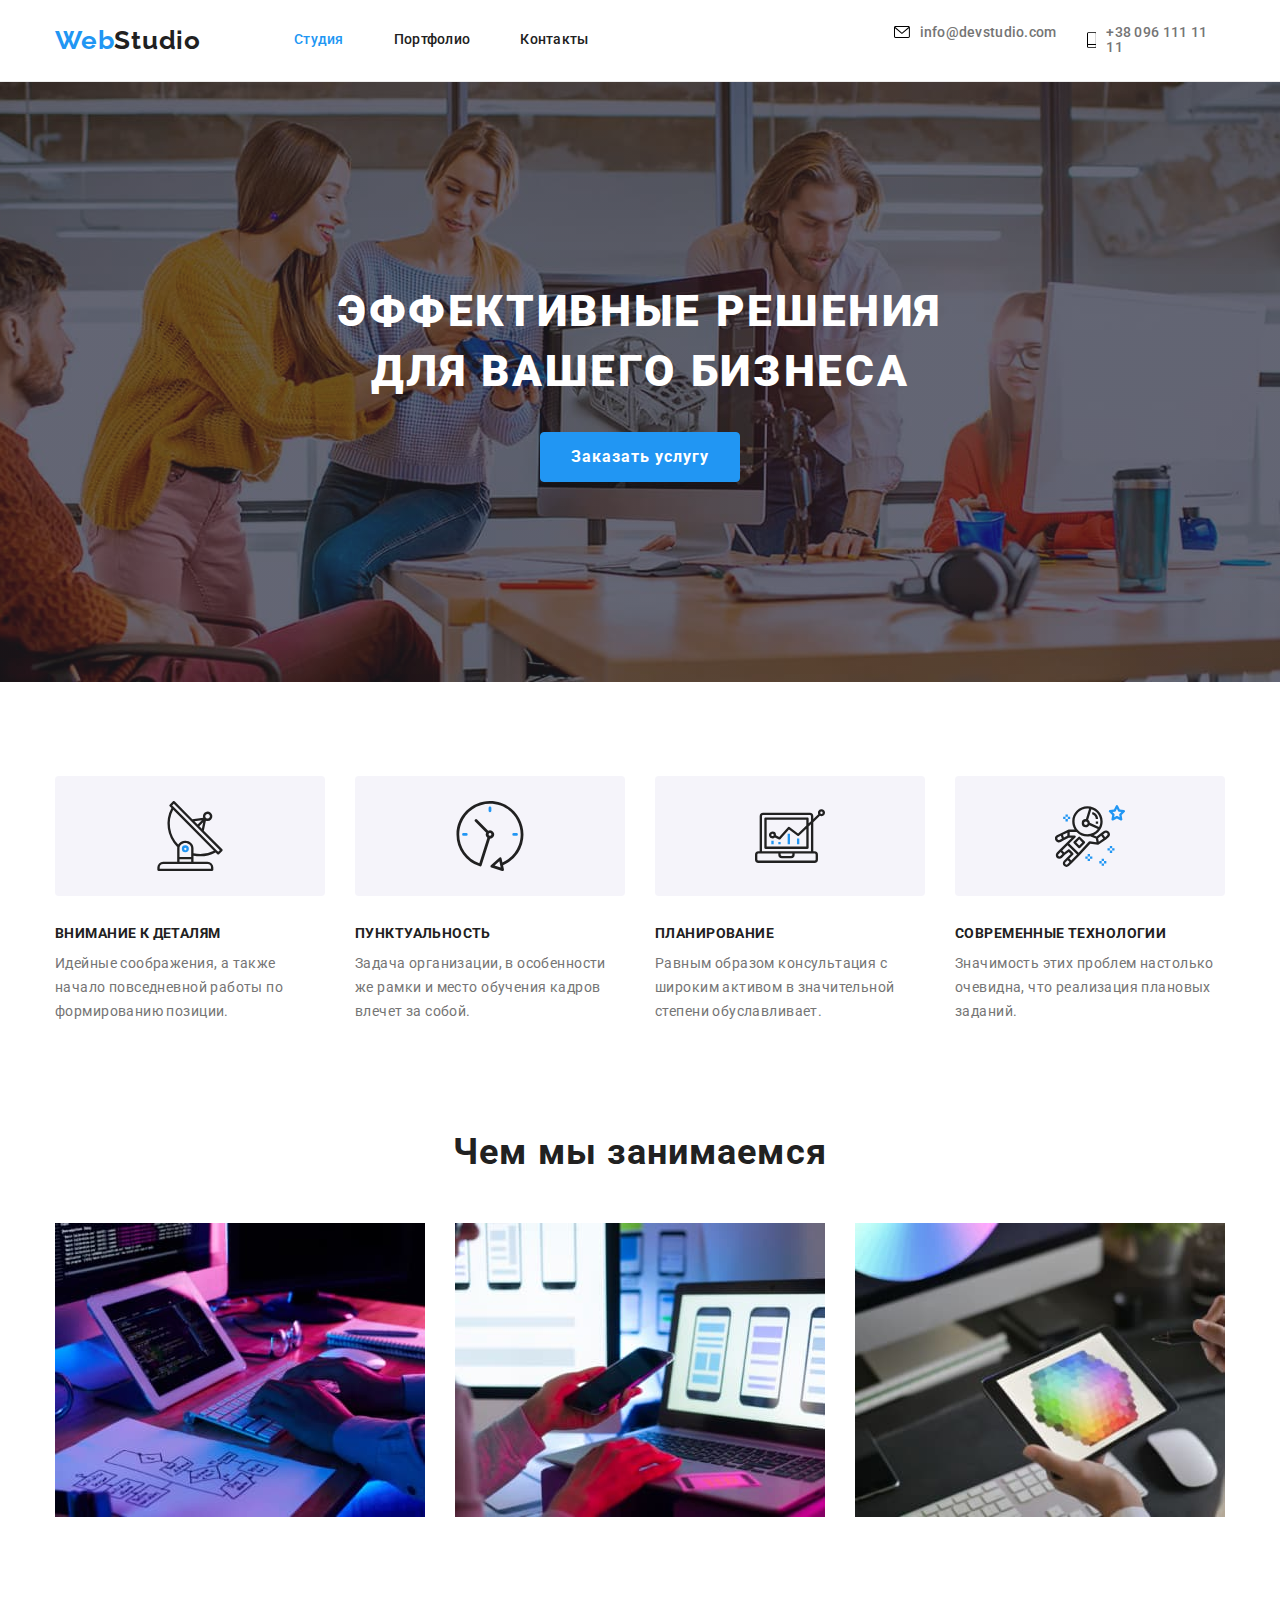
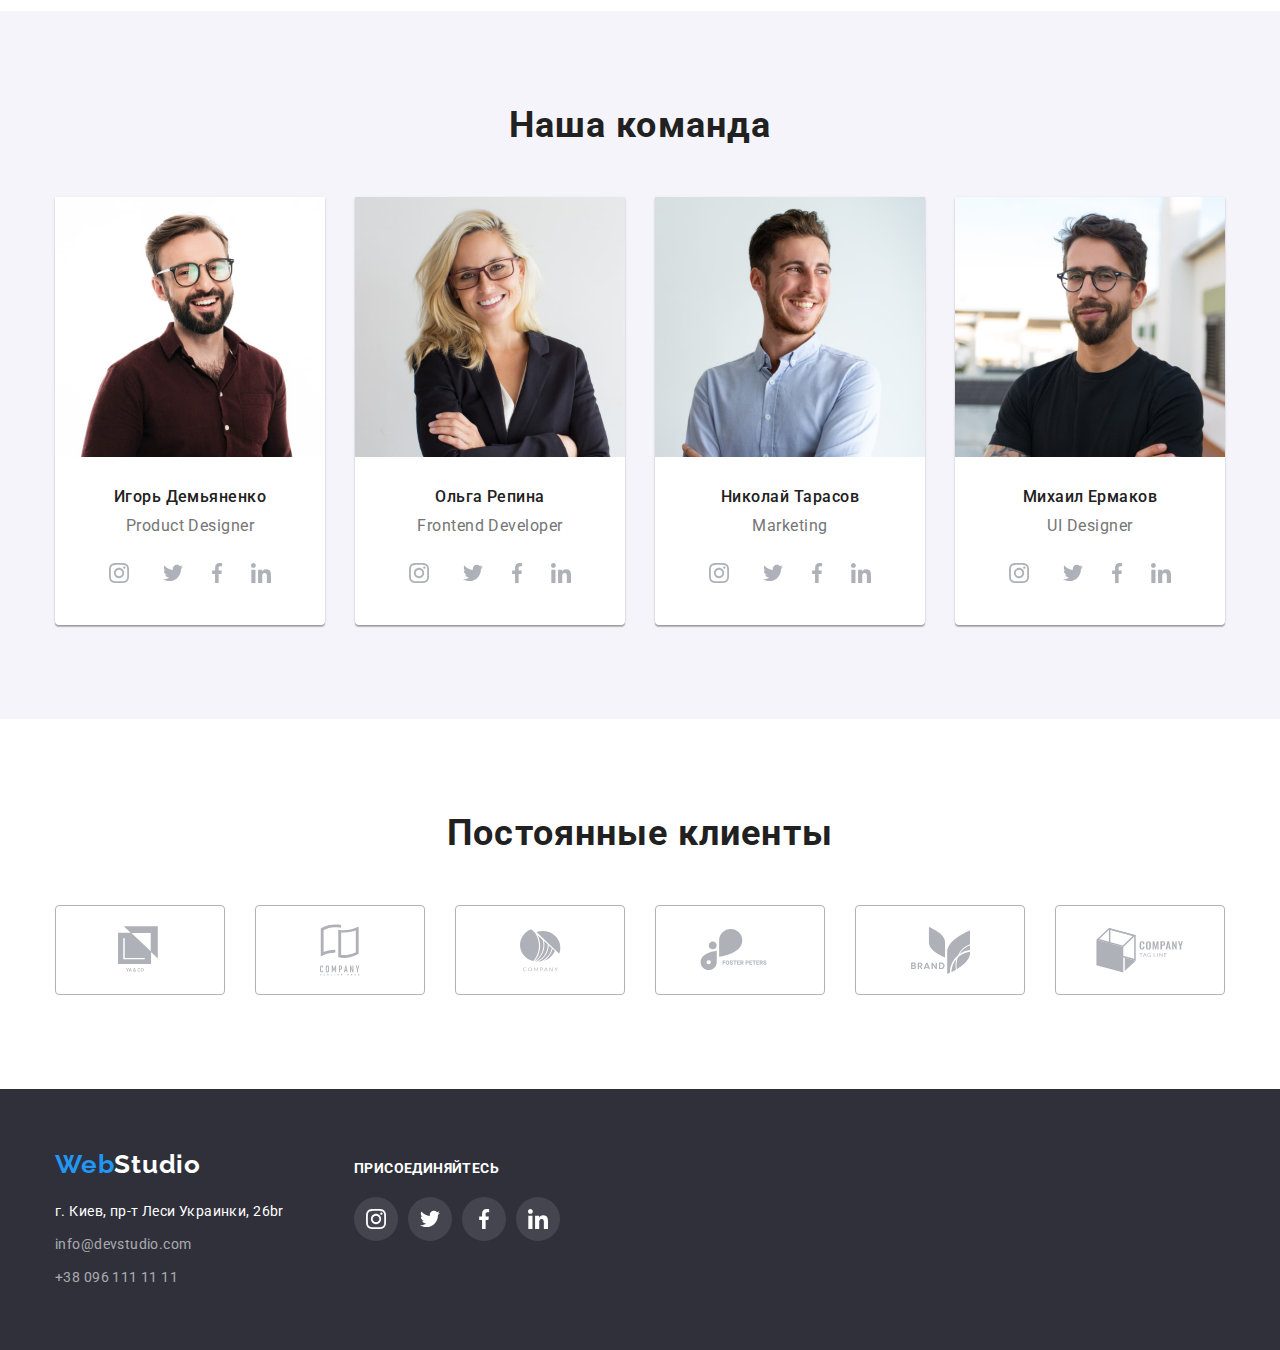
<file: index.html>
<!DOCTYPE html>
<html lang="ru">
  <head>
    <meta charset="UTF-8" />
    <meta name="viewport" content="width=device-width, initial-scale=1.0" />
    <title>Studio</title>
    <link rel="stylesheet" href="https://cdnjs.cloudflare.com/ajax/libs/modern-normalize/1.0.0/modern-normalize.min.css" integrity="sha512-ISS7cAi1PEhQ8jnbJpJZMd29NlhNj4AWYyLOSp2CE/CsHxTCu+r+t0D2yoJudVrd0/8fTVPUVDzY5Tvli75u/g==" crossorigin="anonymous" />
    <link rel="preconnect" href="https://fonts.gstatic.com">
    <link href="https://fonts.googleapis.com/css2?family=Raleway:wght@700&family=Roboto:wght@400;500;700;900&display=swap" rel="stylesheet">
    <link rel="stylesheet" href="./CSS/styles.css" />
  </head>
  <body>

    <!-- Шапка сайта -->

    <header class="header">
      <div class="container header-container">
        <div class="nav-container">
          <a class="header-logo" href="./index.html"><span class="web">Web</span>Studio</a>
          <nav class="nav">
            <ul class="nav-list menu">
              <li class="nav-item">
                <a class="link current" href="./index.html">Студия</a>
              </li>
              <li class="nav-item">
                <a class="link" href="./portfolio.html">Портфолио</a>
              </li>
              <li class="nav-item">
                <a class="link" href="#">Контакты</a>
              </li>
            </ul>
          </nav>
          <ul class="nav-list">
            <li class="mail-phone">
              <a class="link-mail" href="mailto:info@devstudio.com">
              <svg class="icon-mail" width="16" height="12">
                <use href="./images/symbol-defs.svg#icon-mail"></use>
              </svg>
              info@devstudio.com
              </a>
            </li>
            <li class="nav-item">
              <a class="link-phone" href="tel:+380961111111">
                <svg class="icon-phone" width="10" height="16">
                  <use href="./images/symbol-defs.svg#icon-phone"></use>
                </svg>
                +38 096 111 11 11
              </a>
            </li>
          </ul>
        </div>
      </div>
    </header>
    <main>

      <!-- Герой -->

      <section class="hero hero-overlay">
        <div class="container hero-container">
          <h1 class="hero-title">Эффективные решения<br>для вашего бизнеса</h1> 
          <button class="button">Заказать услугу</button>
        </div>
      </section>

      <!-- Особенности -->

      <section class="section section-features">
        <div class="container features-container">
          <h2 class="features-title visually-hidden">Особенности</h2>
          <ul class="features-list">
            <li class="features-item icon-antena">
              <h3 class="features-title-item">Внимание к деталям</h3>
              <p class="features-text">
                Идейные соображения, а также начало повседневной работы по
                формированию позиции.
              </p>
            </li>
            <li class="features-item icon-clock">
              <h3 class="features-title-item">Пунктуальность</h3>
              <p class="features-text">
                Задача организации, в особенности же рамки и место обучения кадров
                влечет за собой.
              </p>
            </li>
            <li class="features-item icon-diagram">
              <h3 class="features-title-item">Планирование</h3>
              <p class="features-text">
                Равным образом консультация с широким активом в значительной
                степени обуславливает.
              </p>
            </li>
            <li class="features-item icon-astronaut">
              <h3 class="features-title-item">Современные технологии</h3>
              <p class="features-text">
                Значимость этих проблем настолько очевидна, что реализация
                плановых заданий.
              </p>
            </li>
          </ul>
        </div>
      </section>

      <!-- Преимущества -->

      <section class="section section-advantages">
        <div class="container advantages-container">
          <h2 class="advantages-title">Чем мы занимаемся</h2>
          <ul class="advantages-list">
            <li class="advantages-item">
              <img
                src="./images/studio/advantages/code-layout.jpg"
                alt="Верстка"
                width="370"
                height="294"
              />
            </li>
            <li class="advantages-item">
              <img
                src="./images/studio/advantages/mobile-applications.jpg"
                alt="Мобильные приложения"
                width="370"
                height="294"
              />
            </li>
            <li class="advantages-item">
              <img
                src="./images/studio/advantages/design.jpg"
                alt="Дизайн"
                width="370"
                height="294"
              />
            </li>
          </ul>
        </div>
      </section>

      <!-- Команда -->

      <section class="section section-team">
        <div class="container team-container">
          <h2 class="team-title">Наша команда</h2>
          <ul class="team-list">
            <li class="team-item">
              <img
                src="./images/studio/team/Product-Designer1.jpg"
                alt="Игорь Демьяненко"
                width="270"
                height="260"
              />
              <div class="info-worker">
                <h3 class="photo-title">Игорь Демьяненко</h3>
                <p class="photo-text">Product Designer</p>
                <ul class="socials-list">
                  <li class="socials-item">
                    <a class="socials-link" href="www.instagram.com">
                      <svg class="socials-icon" width="20" height="20">
                        <use href="./images/symbol-defs.svg#icon-instagram"></use>
                      </svg>
                    </a>
                  </li>
                  <li>
                    <a class="socials-link" href="https://twitter.com">
                      <svg class="socials-icon" width="20" height="20">
                        <use href="./images/symbol-defs.svg#icon-twitter"></use>
                      </svg>
                    </a>
                  </li>
                  <li>
                    <a class="socials-link" href="https://facebook.com">
                      <svg class="socials-icon" width="20" height="20">
                        <use href="./images/symbol-defs.svg#icon-facebook"></use>
                      </svg>
                    </a>
                  </li>
                  <li>
                    <a class="socials-link" href="https://linkedin.com">
                      <svg class="socials-icon" width="20" height="20">
                        <use href="./images/symbol-defs.svg#icon-linkedin"></use>
                      </svg>
                    </a>
                  </li>
                </ul>
              </div>
            </li>
            <li class="team-item">
              <img
                src="./images/studio/team/Frontend-Developer2.jpg"
                alt="Ольга Репина"
                width="270"
                height="260"
              />
              <div class="info-worker">
                <h3 class="photo-title">Ольга Репина</h3>
                <p class="photo-text">Frontend Developer</p>
                <ul class="socials-list">
                  <li class="socials-item">
                    <a class="socials-link" href="www.instagram.com">
                      <svg class="socials-icon" width="20" height="20">
                        <use href="./images/symbol-defs.svg#icon-instagram"></use>
                      </svg>
                    </a>
                  </li>
                  <li>
                    <a class="socials-link" href="https://twitter.com">
                      <svg class="socials-icon" width="20" height="20">
                        <use href="./images/symbol-defs.svg#icon-twitter"></use>
                      </svg>
                    </a>
                  </li>
                  <li>
                    <a class="socials-link" href="https://facebook.com">
                      <svg class="socials-icon" width="20" height="20">
                        <use href="./images/symbol-defs.svg#icon-facebook"></use>
                      </svg>
                    </a>
                  </li>
                  <li>
                    <a class="socials-link" href="https://linkedin.com">
                      <svg class="socials-icon" width="20" height="20">
                        <use href="./images/symbol-defs.svg#icon-linkedin"></use>
                      </svg>
                    </a>
                  </li>
                </ul>
              </div>
            </li>
            <li class="team-item">
              <img
                src="./images/studio/team/Marketing3.jpg"
                alt="Николай Тарасов"
                width="270"
                height="260"
              />
              <div class="info-worker">
                <h3 class="photo-title">Николай Тарасов</h3>
                <p class="photo-text">Marketing</p>
                <ul class="socials-list">
                  <li class="socials-item">
                    <a class="socials-link" href="www.instagram.com">
                      <svg class="socials-icon" width="20" height="20">
                        <use href="./images/symbol-defs.svg#icon-instagram"></use>
                      </svg>
                    </a>
                  </li>
                  <li>
                    <a class="socials-link" href="https://twitter.com">
                      <svg class="socials-icon" width="20" height="20">
                        <use href="./images/symbol-defs.svg#icon-twitter"></use>
                      </svg>
                    </a>
                  </li>
                  <li>
                    <a class="socials-link" href="https://facebook.com">
                      <svg class="socials-icon" width="20" height="20">
                        <use href="./images/symbol-defs.svg#icon-facebook"></use>
                      </svg>
                    </a>
                  </li>
                  <li>
                    <a class="socials-link" href="https://linkedin.com">
                      <svg class="socials-icon" width="20" height="20">
                        <use href="./images/symbol-defs.svg#icon-linkedin"></use>
                      </svg>
                    </a>
                  </li>
                </ul>
              </div>
            </li>
            <li class="team-item">
              <img
                src="./images/studio/team/UI-Designer4.jpg"
                alt="Михаил Ермаков"
                width="270"
                height="260"
              />
              <div class="info-worker">
                <h3 class="photo-title">Михаил Ермаков</h3>
                <p class="photo-text">UI Designer</p>
                <ul class="socials-list">
                  <li class="socials-item">
                    <a class="socials-link" href="www.instagram.com">
                      <svg class="socials-icon" width="20" height="20">
                        <use href="./images/symbol-defs.svg#icon-instagram"></use>
                      </svg>
                    </a>
                  </li>
                  <li>
                    <a class="socials-link" href="https://twitter.com">
                      <svg class="socials-icon" width="20" height="20">
                        <use href="./images/symbol-defs.svg#icon-twitter"></use>
                      </svg>
                    </a>
                  </li>
                  <li>
                    <a class="socials-link" href="https://facebook.com">
                      <svg class="socials-icon" width="20" height="20">
                        <use href="./images/symbol-defs.svg#icon-facebook"></use>
                      </svg>
                    </a>
                  </li>
                  <li>
                    <a class="socials-link" href="https://linkedin.com">
                      <svg class="socials-icon" width="20" height="20">
                        <use href="./images/symbol-defs.svg#icon-linkedin"></use>
                      </svg>
                    </a>
                  </li>
                </ul>
              </div>
            </li>
          </ul>
        </div>
      </section>
    </main>

    <!-- Постоянные клиенты -->

    <section class="section clients-section">
      <div class="container clients-container">
        <h2 class="clients-title">Постоянные клиенты</h2>
        <ul class="clients-list">
          <li class="clients-item">
            <a class="clients-logo" href="">
              <svg class="logo-icon" width="44" height="49">
                <use href="./images/symbol-defs.svg#icon-logo-1"></use>
              </svg>
            </a>
          </li>
          <li class="clients-item">
            <a class="clients-logo" href="">
              <svg class="logo-icon" width="40" height="52">
                <use href="./images/symbol-defs.svg#icon-logo-2"></use>
              </svg>
            </a>
          </li>
          <li class="clients-item">
            <a class="clients-logo" href="">
              <svg class="logo-icon" width="41" height="43">
                <use href="./images/symbol-defs.svg#icon-logo-3"></use>
              </svg>
            </a>
          </li>
          <li class="clients-item">
            <a class="clients-logo" href="">
              <svg class="logo-icon" width="80" height="42">
                <use href="./images/symbol-defs.svg#icon-logo-4"></use>
              </svg>
            </a>
          </li>
          <li class="clients-item">
            <a class="clients-logo" href="">
              <svg class="logo-icon" width="59" height="47">
                <use href="./images/symbol-defs.svg#icon-logo-5"></use>
              </svg>
            </a>
          </li>
          <li class="clients-item">
            <a class="clients-logo" href="">
              <svg class="logo-icon" width="88" height="45">
                <use href="./images/symbol-defs.svg#icon-logo-6"></use>
              </svg>
            </a>
          </li>
        </ul>
      </div>
    </section>


    <!-- Футер -->
    <footer class="footer">
      <div class="container footer-container">
        <div class="footer-contacts">
          <a class="footer-logo" href="./index.html">
            <span class="web">Web</span><span class="logo-white">Studio</span>
          </a>
          <address class="address">
            г. Киев, пр-т Леси Украинки, 26br <br />
            <a class="footer-link" href="mailto:info@devstudio.com">info@devstudio.com</a><br />
            <a class="footer-link" href="tel:+380961111111">+38 096 111 11 11</a>
          </address>
        </div>
        <div class="footer-socials">
          <h2 class="footer-title">Присоединяйтесь</h2>
          <ul class="socials-list-footer">
            <li class="socials-item-footer">
              <a class="socials-link-footer" href="www.instagram.com">
                <svg class="socials-icon-footer" width="20" height="20">
                  <use href="./images/symbol-defs.svg#icon-instagram"></use>
                </svg>
              </a>
            </li>
            <li class="socials-item-footer">
              <a class="socials-link-footer" href="https://twitter.com">
                <svg class="socials-icon-footer" width="20" height="20">
                  <use href="./images/symbol-defs.svg#icon-twitter"></use>
                </svg>
              </a>
            </li>
            <li class="socials-item-footer">
              <a class="socials-link-footer" href="https://facebook.com">
                <svg class="socials-icon-footer" width="20" height="20">
                  <use href="./images/symbol-defs.svg#icon-facebook"></use>
                </svg>
              </a>
            </li>
            <li class="socials-item-footer">
              <a class="socials-link-footer" href="https://linkedin.com">
                <svg class="socials-icon-footer" width="20" height="20">
                  <use href="./images/symbol-defs.svg#icon-linkedin"></use>
                </svg>
              </a>
            </li>
          </ul>
        </div>
      </div>
    </footer>
  </body>
</html>
</file>
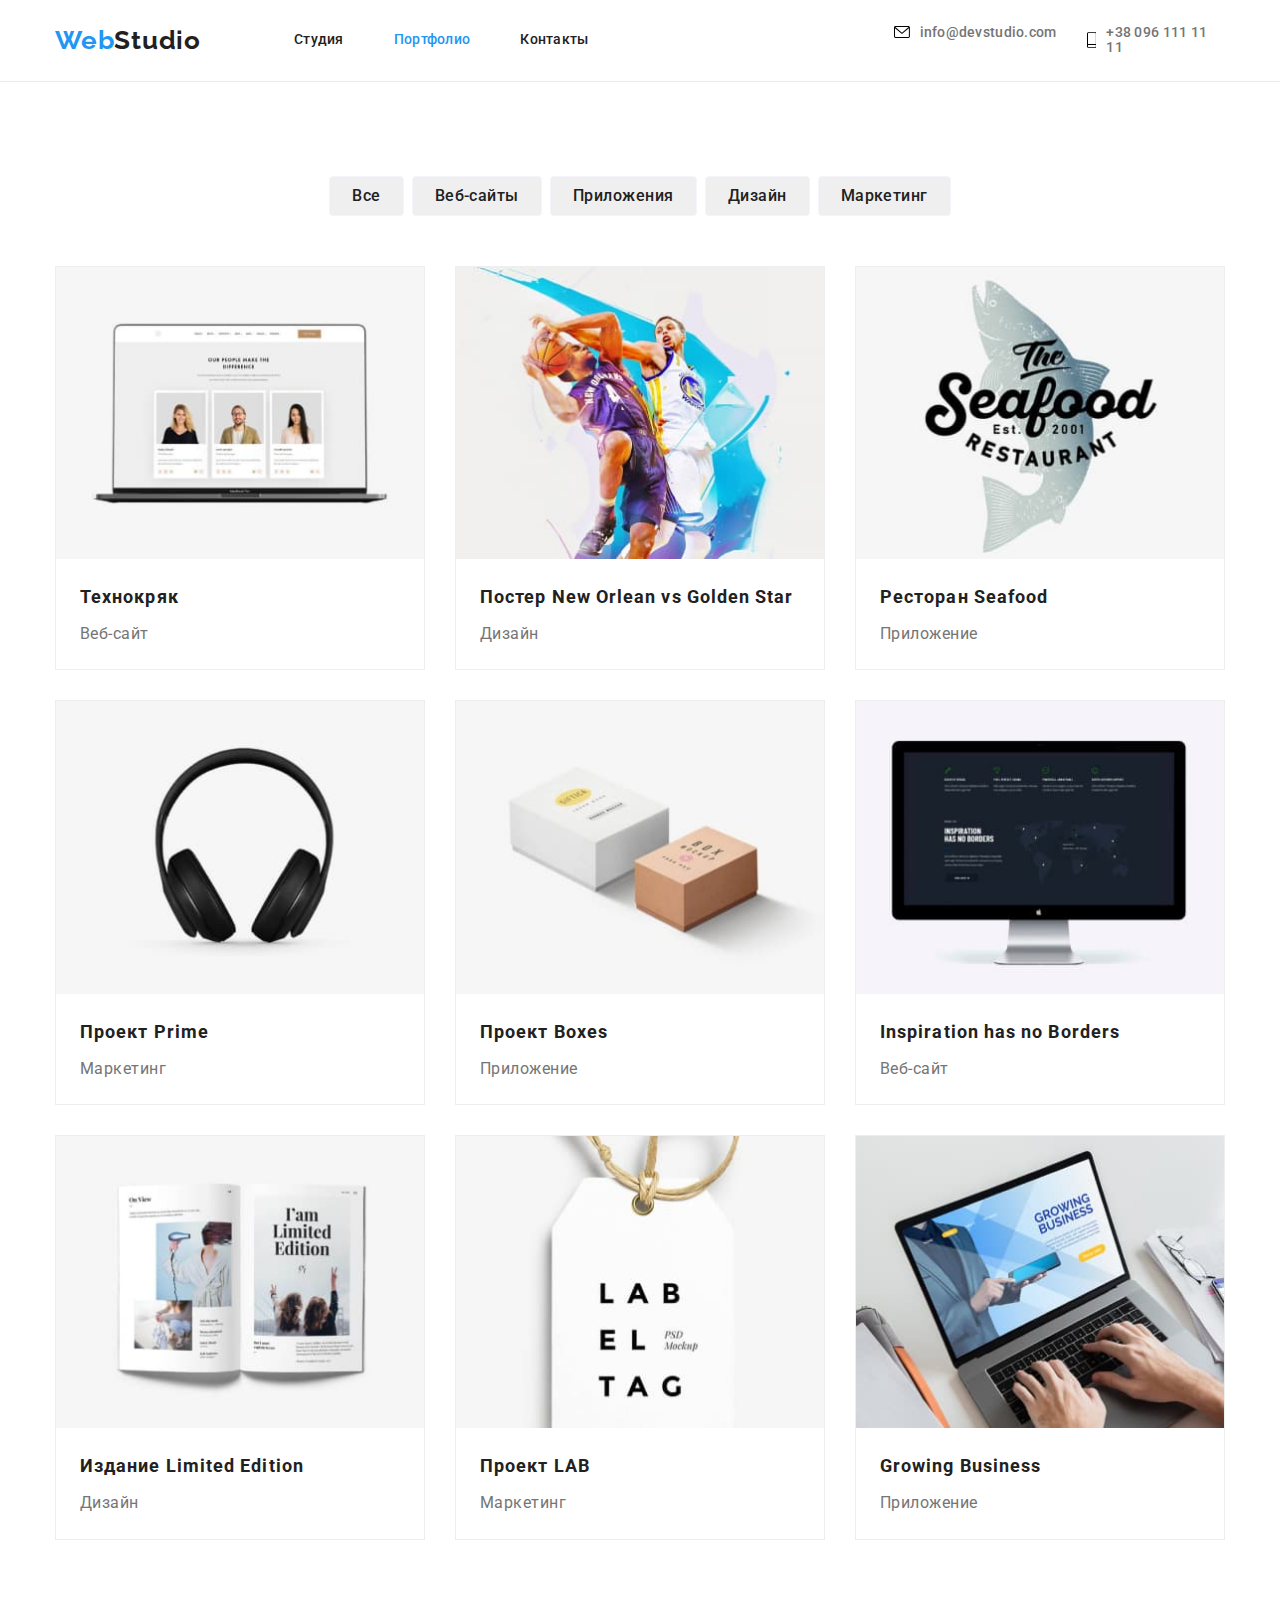
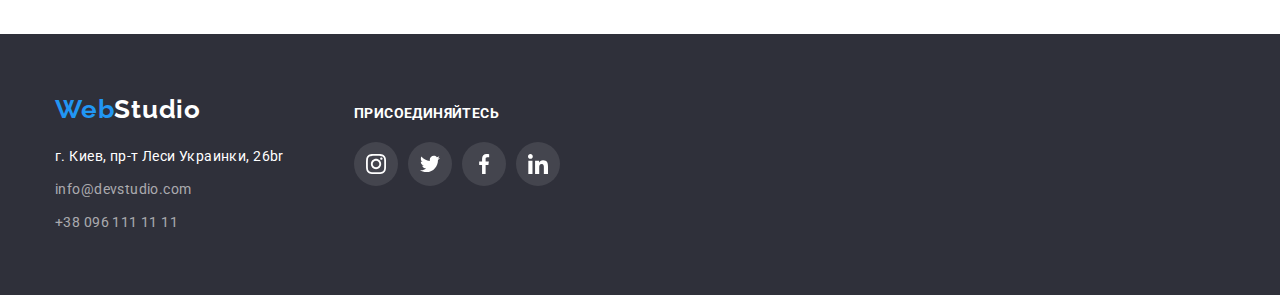
<file: portfolio.html>
<!DOCTYPE html>
<html lang="en">
  <head>
    <meta charset="UTF-8" />
    <meta name="viewport" content="width=device-width, initial-scale=1.0" />
    <title>Portfolio</title>
    <link
      rel="stylesheet"
      href="https://cdnjs.cloudflare.com/ajax/libs/modern-normalize/1.0.0/modern-normalize.min.css"
      integrity="sha512-ISS7cAi1PEhQ8jnbJpJZMd29NlhNj4AWYyLOSp2CE/CsHxTCu+r+t0D2yoJudVrd0/8fTVPUVDzY5Tvli75u/g=="
      crossorigin="anonymous"
    />
    <link rel="preconnect" href="https://fonts.gstatic.com" />
    <link
      href="https://fonts.googleapis.com/css2?family=Raleway:wght@700&family=Roboto:wght@400;500;700;900&display=swap"
      rel="stylesheet"
    />
    <link rel="stylesheet" href="./CSS/styles.css" />
  </head>
  <body>
    <!-- Шапка сайта -->
    <header class="header">
      <div class="container header-container">
        <div class="nav-container">
          <a class="header-logo" href="./index.html"><span class="web">Web</span>Studio</a>
          <nav class="nav">
            <ul class="nav-list menu">
              <li class="nav-item">
                <a class="link" href="./index.html">Студия</a>
              </li>
              <li class="nav-item">
                <a class="link current" href="./portfolio.html">Портфолио</a>
              </li>
              <li class="nav-item">
                <a class="link" href="#">Контакты</a>
              </li>
            </ul>
          </nav>
          <ul class="nav-list">
            <li class="mail-phone">
              <a class="link-mail" href="mailto:info@devstudio.com">
              <svg class="icon-mail" width="16" height="12">
                <use href="./images/symbol-defs.svg#icon-mail"></use>
              </svg>
              info@devstudio.com
              </a>
            </li>
            <li class="nav-item">
              <a class="link-phone" href="tel:+380961111111">
                <svg class="icon-phone" width="10" height="16">
                  <use href="./images/symbol-defs.svg#icon-phone"></use>
                </svg>
                +38 096 111 11 11
              </a>
            </li>
          </ul>
        </div>
      </div>
    </header>
    <main>
      <!-- Коллекция -->
      <section class="section">
        <div class="container portfolio-container">
          <h1 class="visually-hidden">Коллекция</h1>
          <ul class="buttons-filter-list">
            <li class="filter-item">
              <button type="button" class="button-filter">Все</button>
            </li>
            <li class="filter-item">
              <button type="button" class="button-filter">Веб-сайты</button>
            </li>
            <li class="filter-item">
              <button type="button" class="button-filter">Приложения</button>
            </li>
            <li class="filter-item">
              <button type="button" class="button-filter">Дизайн</button>
            </li>
            <li class="filter-item">
              <button type="button" class="button-filter">Маркетинг</button>
            </li>
          </ul>
          <ul class="portfolio-list">
            <li class="portfolio-list-item">
              <a class="portfolio-link-item" href="">
                <img src="./images/portfolio/work/work1.jpg" alt="Технокряк" />
                <div class="portfolio-card-name">
                  <h2 class="item-title">Технокряк</h2>
                  <p class="item-text">Веб-сайт</p>
                </div>
              </a>
            </li>
            <li class="portfolio-list-item">
              <a class="portfolio-link-item" href="">
                <img
                  src="./images/portfolio/work/work2.jpg"
                  alt="Постер New Orlean vs Golden Star"
                />
                <div class="portfolio-card-name">
                  <h2 class="item-title">
                    Постер <span lang="en">New Orlean vs Golden Star</span>
                  </h2>
                  <p class="item-text">Дизайн</p>
                </div>
              </a>
            </li>
            <li class="portfolio-list-item">
              <a class="portfolio-link-item" href="">
                <img
                  src="./images/portfolio/work/work3.jpg"
                  alt="Ресторан Seafood"
                />
                <div class="portfolio-card-name">
                  <h2 class="item-title">
                    Ресторан <span lang="en">Seafood</span>
                  </h2>
                  <p class="item-text">Приложение</p>
                </div>
              </a>
            </li>
            <li class="portfolio-list-item">
              <a class="portfolio-link-item" href="">
                <img src="./images/portfolio/work/work4.jpg" alt="Проект Prime" />
                <div class="portfolio-card-name">
                  <h2 class="item-title">Проект <span lang="en">Prime</span></h2>
                  <p class="item-text">Маркетинг</p>
                </div>
              </a>
            </li>
            <li class="portfolio-list-item">
              <a class="portfolio-link-item" href="">
                <img src="./images/portfolio/work/work5.jpg" alt="Проект Boxes" />
                <div class="portfolio-card-name">
                  <h2 class="item-title">Проект <span lang="en">Boxes</span></h2>
                  <p class="item-text">Приложение</p>
                </div>
              </a>
            </li>
            <li class="portfolio-list-item">
              <a class="portfolio-link-item" href="">
                <img
                  src="./images/portfolio/work/work6.jpg"
                  alt="Inspiration has no Borders"
                />
                <div class="portfolio-card-name">
                  <h2 class="item-title">
                  <span lang="en"></span>Inspiration has no Borders
                  </h2>
                  <p class="item-text">Веб-сайт</p>
                </div>
              </a>
            </li>
            <li class="portfolio-list-item">
              <a class="portfolio-link-item" href="">
                <img
                  src="./images/portfolio/work/work7.jpg"
                  alt="Издание Limited Edition"
                />
                <div class="portfolio-card-name">
                  <h2 class="item-title">
                    Издание <span lang="en">Limited Edition</span>
                  </h2>
                  <p class="item-text">Дизайн</p>
                </div>
              </a>
            </li>
            <li class="portfolio-list-item">
              <a class="portfolio-link-item" href="">
                <img src="./images/portfolio/work/work8.jpg" alt="Проект LAB" />
                <div class="portfolio-card-name">
                  <h2 class="item-title">Проект <span lang="en">LAB</span></h2>
                  <p class="item-text">Маркетинг</p>
                </div>
              </a>
            </li>
            <li class="portfolio-list-item">
              <a class="portfolio-link-item" href="">
                <img
                  src="./images/portfolio/work/work9.jpg"
                  alt="Growing Business"
                />
                <div class="portfolio-card-name">
                  <h2 class="item-title">
                    <span lang="en">Growing Business</span>
                  </h2>
                  <p class="item-text">Приложение</p>
                </div>
              </a>
            </li>
          </ul>
        </div>
      </section>
    </main>

    <!-- Футер -->
    <footer class="footer">
      <div class="container footer-container">
        <div class="footer-contacts">
          <a class="footer-logo" href="./index.html">
            <span class="web">Web</span><span class="logo-white">Studio</span>
          </a>
          <address class="address">
            г. Киев, пр-т Леси Украинки, 26br <br />
            <a class="footer-link" href="mailto:info@devstudio.com">info@devstudio.com</a><br />
            <a class="footer-link" href="tel:+380961111111">+38 096 111 11 11</a>
          </address>
        </div>
        <div class="footer-socials">
          <h2 class="footer-title">Присоединяйтесь</h2>
          <ul class="socials-list-footer">
            <li class="socials-item-footer">
              <a class="socials-link-footer" href="www.instagram.com">
                <svg class="socials-icon-footer" width="20" height="20">
                  <use href="./images/symbol-defs.svg#icon-instagram"></use>
                </svg>
              </a>
            </li>
            <li class="socials-item-footer">
              <a class="socials-link-footer" href="https://twitter.com">
                <svg class="socials-icon-footer" width="20" height="20">
                  <use href="./images/symbol-defs.svg#icon-twitter"></use>
                </svg>
              </a>
            </li>
            <li class="socials-item-footer">
              <a class="socials-link-footer" href="https://facebook.com">
                <svg class="socials-icon-footer" width="20" height="20">
                  <use href="./images/symbol-defs.svg#icon-facebook"></use>
                </svg>
              </a>
            </li>
            <li class="socials-item-footer">
              <a class="socials-link-footer" href="https://linkedin.com">
                <svg class="socials-icon-footer" width="20" height="20">
                  <use href="./images/symbol-defs.svg#icon-linkedin"></use>
                </svg>
              </a>
            </li>
          </ul>
        </div>
      </div>
    </footer>
  </body>
</html>
</file>
<file: CSS/styles.css>
:root {
  --primary-text-color: #212121;
  --secondary-text-color: #757575;
  --primary-white-color: #ffffff;
  --secondary-black-color: #2f303a;
  --accent-color: #2196f3;
}

html {
  box-sizing: border-box;
}

*,
*::before,
*::after {
  box-sizing: inherit;
}

h1,
h2,
h3,
h4,
h5,
h6,
p {
  margin-top: 0;
}

body {
  color: var(--primary-text-color);
  background-color: var(--primary-white-color);
  font-family: "Roboto", sans-serif;
  margin: 0;
}

a {
  text-decoration: none;
  color: var(--secondary-text-color);
  margin: 0;
  padding: 0;
}

address {
  font-style: inherit;
}

ul {
  margin-top: 0;
  margin-bottom: 0;
  padding: 0;
  list-style-type: none;
}

img {
  display: block;
  max-width: 100%;
  height: auto;
}

.visually-hidden {
  position: absolute !important;
  clip: rect(1px 1px 1px 1px);
  clip: rect(1px, 1px, 1px, 1px);
  padding: 0 !important;
  border: 0 !important;
  height: 1px !important;
  width: 1px !important;
  overflow: hidden;
}

.container {
  width: 1200px;
  padding-left: 15px;
  padding-right: 15px;
  margin-right: auto;
  margin-left: auto;
  align-content: center;
  vertical-align: baseline;
}

.section {
  padding-top: 94px;
  padding-bottom: 94px;
}

/* Header (Шапка) */

.header {
  border-bottom:  1px solid #ECECEC;
}

.header-container {
  display: flex;
  justify-content: space-between;
}

.header-logo {
  margin: 25px 93px 25px 0px;
  font-weight: 700;
  font-size: 26px;
  line-height: 1.19;
  letter-spacing: 0.03em;
  color: var(--primary-text-color);
  font-family: "Raleway", sans-serif;
}

.web {
  color: var(--accent-color);
}

.nav-container {
  display: flex;
  align-items: center;
}

.nav-list.menu {
  margin-right: 305px;
}

.nav-list {
  display: flex;
  font-weight: 500;
  font-size: 14px;
  line-height: 1.14;
  letter-spacing: 0.02em;
  list-style: none;
  text-decoration: none;
}

.nav-item:not(:last-child) {
  margin-right: 50px;
}

.nav-item .link {
  color: var(--primary-text-color);
}

.nav-list .link:hover,
.nav-list .link:focus {
  color: var(--accent-color);
}

.nav-list .link-mail:hover,
.nav-list .link-mail:focus {
  color: var(--accent-color);
}

.nav-list .link-phone:hover,
.nav-list .link-phone:focus {
  color: var(--accent-color);
}

.nav-list .link.current {
  color: var(--accent-color);
}

.link-mail,
.link-phone {
  display: inline-flex;
  align-items: center;
}

.mail-phone {
  margin-right: 30px;
}

.icon-mail {
 margin-right: 10px; 
}

.icon-phone {
  margin-right: 10px; 
 }

 .link-mail:hover .icon-mail,
 .link-mail:focus .icon-mail {
   fill: var(--accent-color);
 }

 .link-phone:hover .icon-phone,
 .link-phone:focus .icon-phone {
   fill: var(--accent-color);
 }

/* Hero (Герой) */

.hero {
  background: #C4C4C4;
  text-align: center;
  padding: 200px 0;
}

.hero-overlay {
  height: 600px;
  max-width: 1600px;
  margin-left: auto;
  margin-right: auto;
  background-image: linear-gradient( rgba(47, 48, 58, 0.4), rgba(47, 48, 58, 0.4)), url(../images/studio/hero/Img.jpg);
  background-repeat: no-repeat;
  background-size: cover;
  background-position: center;
}

.hero-title {
  color: var(--primary-white-color);
  font-weight: 900;
  font-size: 44px;
  line-height: 1.36;
  text-align: center;
  letter-spacing: 0.06em;
  text-transform: uppercase;
  margin-bottom: 30px;
}

.button {
  font-family: var(--primary-text-color);
  width: 200px;
  height: 50px;
  font-weight: 700;
  font-size: 16px;
  line-height: 1.88;
  letter-spacing: 0.06em;
  background: #2196f3;
  border: 1px solid var(--accent-color);
  border-radius: 4px;
  color: #ffffff;
  font-family: "Roboto", sans-serif;
  cursor: pointer;
  align-items: center;
  text-align: center;
  justify-content: center;
}

/* Features (Особенности) */

.section-features {
  padding-bottom: 0;
}

.features-list {
  display: flex;
  list-style: none;
  
}

.features-item {
  width: calc((100% - 90px) / 4);
}

.features-item:not(:last-child) {
  margin-right: 30px;
}

.features-item::before {
  display: block;
  content: "";
  height: 120px;
  background: #F5F4FA;
  border-radius: 4px;
  margin-bottom: 30px;
}

.icon-antena::before {
  background-image: url("../images/icons/icons-features/antenna.svg");
  background-repeat: no-repeat;
  background-position: center;
}

.icon-clock::before{
  background-image: url("../images/icons/icons-features/clock.svg");
  background-repeat: no-repeat;
  background-position: center;
}

.icon-diagram::before{
  background-image: url("../images/icons/icons-features/diagram.svg");
  background-repeat: no-repeat;
  background-position: center;
}

.icon-astronaut::before{
  background-image: url("../images/icons/icons-features/astronaut.svg");
  background-repeat: no-repeat;
  background-position: center;
}

.features-icons-item {
  display: block;
  width: 65px;
  height: 70px;
  padding: 0;
  border: none;
}

.features-title-item {
  margin-bottom: 10px;
  font-weight: 700;
  font-size: 14px;
  line-height: 1.14;
  letter-spacing: 0.03em;
  color: var(--primary-text-color);
  text-transform: uppercase;
}

.features-text {
  font-weight: 400;
  font-size: 14px;
  line-height: 1.71;
  letter-spacing: 0.03em;
  color: var(--secondary-text-color);
}

/* Advantage (Преимущества) */

.section.section-advantages {
  margin-top: 0px;
}

.advantages-title {
  margin-bottom: 50px;
  font-weight: 700;
  font-size: 36px;
  line-height: 1.16;
  letter-spacing: 0.03em;
  color: var(--primary-text-color);
  text-align: center;
}

.advantages-list {
  display: flex;
  list-style: none;
}

.advantages-item {
  width: calc((100% - 60px) / 3);
}

.advantages-item:not(:last-child) {
  margin-right: 30px;
}

/* Team (Команда) */

.team-list {
  display: flex;
}

.info-worker {
  padding: 30px 32px;
}

.team-item {
  width: calc((100% - 90px) / 4);
  background: #ffffff;
  box-shadow: 0px 1px 3px rgba(0, 0, 0, 0.12), 0px 1px 1px rgba(0, 0, 0, 0.14),
    0px 2px 1px rgba(0, 0, 0, 0.2);
  border-radius: 0px 0px 4px 4px;
}

.team-item:not(:last-child) {
  margin-right: 30px;
}

.team-title {
  margin-bottom: 50px;
  font-weight: 700;
  font-size: 36px;
  line-height: 1.16;
  letter-spacing: 0.03em;
  color: var(--primary-text-color);
  text-align: center;
}

.photo-title {
  margin-bottom: 10px;
  font-weight: 500;
  font-size: 16px;
  line-height: 1.19;
  letter-spacing: 0.03em;
  color: var(--primary-text-color);
  text-align: center;
}

.photo-text {
  margin-bottom: 16px;
  font-weight: 400;
  font-size: 16px;
  line-height: 1.19;
  letter-spacing: 0.03em;
  color: var(--secondary-text-color);
  text-align: center;
}

.team-list {
  list-style: none;
}

.section-team {
  background-color: #f5f4fa;
}

/* Социальные сети */

.socials-list {
  display: flex;
  justify-content: center;
}

.social-item {
  justify-content: center;
}

.socials-item {
  width: calc((100% - 30px) / 4);
}

.socials-item:not(:last-child) {
  margin-right: 10px;
}

.socials-link {
  display: flex;
  justify-content: center;
  align-items: center;
  height: 44px;
  width: 44px;
  background: #FFFFFF;
  background-position: center;
  border-radius: 50%;
  border: none;
  
}

.socials-link:hover,
.socials-link:focus {
  background: #2196F3; 
}

.socials-icon {
  fill: #afb1b8;
}

.socials-link:hover .socials-icon,
.socials-link:focus .socials-icon {
  fill: var(--primary-white-color);
}

/* Постоянные клиенты */

.clients-title {
  margin-bottom: 50px;
  font-weight: 700;
  font-size: 36px;
  line-height: 1.16;
  letter-spacing: 0.03em;
  color: var(--primary-text-color);
  text-align: center;
}

.clients-list {
  display: flex;
  justify-content: space-between;
}

.clients-logo {
  justify-content: center;
  display: inline-flex;
  align-items: center;
  /* display: inline-block; */
  width: 170px;
  height: 90px;
  border: 1px solid #AFB1B8;
  box-sizing: border-box;
  border-radius: 4px;
}

.clients-logo:hover .logo-icon,
.clients-logo:focus .logo-icon {
  fill: var(--accent-color);
}

.clients-logo:hover,
.clients-logo:focus {
  border-color: var(--accent-color);
}


.logo-icon {
  fill: #afb1b8
}

/* footer (Подвал) */

.footer {
  padding-top: 60px;
  padding-bottom: 60px;
  background-color: var(--secondary-black-color);
}

.footer-container {
  display: flex;
}

.footer-logo {
  display: inline-block;
  margin-bottom: 20px;
  font-weight: 700;
  font-size: 26px;
  line-height: 1.19;
  letter-spacing: 0.03em;
  font-family: "Raleway", sans-serif;
}

.web {
  color: var(--accent-color);
}

.logo-white {
  color: #ffffff;
}

.address {
  font-weight: 400;
  font-size: 14px;
  line-height: 1.71;
  letter-spacing: 0.03em;
  color: #ffffff;
}

.footer-link {
  display: inline-block;
  margin-top: 9px;
  color: rgba(255, 255, 255, 0.6);
}

.footer-socials {
  margin-left: 70px;
}

.footer-title {
  margin-top: 12px;
  margin-bottom: 20px;
  font-weight: bold;
  font-size: 14px;
  line-height: 1.14;
  letter-spacing: 0.03em;
  text-transform: uppercase;
  color: #FFFFFF;

}

.socials-list-footer {
  display: flex;
  justify-content: center;
}
  
.socials-link-footer {
  display: flex;
  justify-content: center;
  align-items: center;
  height: 44px;
  width: 44px;
  background-position: center;
  border-radius: 50%;
  border: none;
  background: rgba(255, 255, 255, 0.1);
}

.socials-link-footer:hover,
.socials-link-footer:focus {
  background: #2196F3; 
}

.socials-icon-footer {
  fill: var(--primary-white-color);
}


.socials-item-footer:not(:last-child) {
  margin-right: 10px;
}

/* Portfolio */
  

.buttons-filter-list {
  display: flex;
  justify-content: center;
  margin-bottom: 50px;
}

.filter-item:not(:last-child) {
  margin-right: 8px;
}

.button-filter {
  display: inline-block;
  padding: 6px 22px;
  font-weight: 500;
  font-size: 16px;
  line-height: 1.6;
  letter-spacing: 0.03em;
  font-family: inherit;
  color: var(--primary-text-color);
  border: 1px solid #f5f4fa;
  border-radius: 4px;
  font-family: "Roboto", sans-serif;
}

.button-filter:hover,
.button-filter:focus {
  background-color: var(--accent-color);
  color: var(--primary-white-color);
}

/* Карточки портфолио */

.portfolio-container {
  padding-left: 15px;
  padding-right: 15px;
  margin-left: auto;
  margin-right: auto;
}

.portfolio-list {
  width: 1200;
  display: flex;
  flex-wrap: wrap;
}

.portfolio-list-item {
  width: 370px;
  width: 33.3333%;
  width: calc((100% - 60px) / 3);
  margin-right: 30px;
  border: 1px solid #EEEEEE;
}

.portfolio-list-item:nth-child(3n) {
  margin-right: 0;
}

.portfolio-list-item:nth-child(-n + 6) {
  margin-bottom: 30px;
}

.portfolio-link-item {
  display: block;
}

.portfolio-link-item:hover,
.portfolio-link-item:focus {
  box-shadow: 0px 1px 1px rgba(0, 0, 0, 0.12), 0px 4px 4px rgba(0, 0, 0, 0.06), 1px 4px 6px rgba(0, 0, 0, 0.16);
}

.portfolio-card-name {
  padding: 20px 24px;
}


.item-title {
  font-weight: 700;
  font-size: 18px;
  line-height: 2;
  letter-spacing: 0.06em;
  color: var(--primary-text-color);
  margin-bottom: 4px;
}

.item-text {
  font-weight: 400;
  font-size: 16px;
  line-height: 1.9;
  letter-spacing: 0.03em;
  color: #757575;
  margin: 0;
}
</file>
